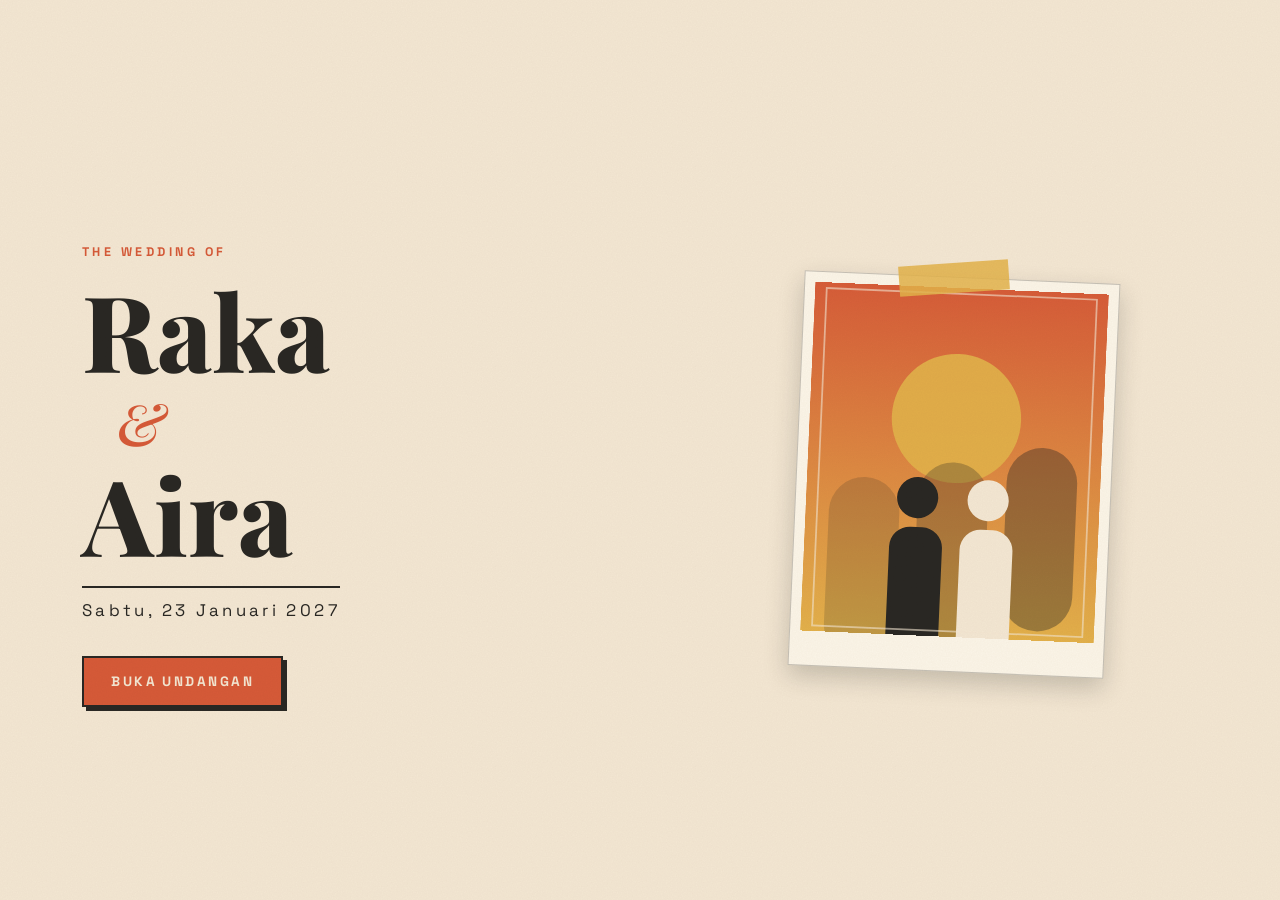
<file: index.html>
<!DOCTYPE html>
<html lang="id">
<head>
<meta charset="UTF-8">
<meta name="viewport" content="width=device-width, initial-scale=1">
<title>The Wedding Invitation</title>
<link rel="preconnect" href="https://fonts.googleapis.com"><link rel="preconnect" href="https://fonts.gstatic.com" crossorigin>
<link href="https://fonts.googleapis.com/css2?family=Playfair+Display:ital,wght@0,500;0,800;1,500&family=Space+Grotesk:wght@400;500;700&display=swap" rel="stylesheet">
<link href="https://cdn.jsdelivr.net/npm/bootstrap@5.3.3/dist/css/bootstrap.min.css" rel="stylesheet">
<link href="css/style.css" rel="stylesheet">
</head>
<body class="locked">

<nav id="nav" class="navbar navbar-expand-lg fixed-top d-none">
  <div class="container">
    <a class="navbar-brand" href="#home">W/E</a>
    <div class="d-flex gap-2 order-lg-2">
      <button id="musicBtn" class="icon-btn" aria-label="Putar musik">▶</button>
      <button class="navbar-toggler icon-btn" data-bs-toggle="collapse" data-bs-target="#menu" aria-label="Menu"><span class="navbar-toggler-icon"></span></button>
    </div>
    <div class="collapse navbar-collapse order-lg-1" id="menu">
      <ul class="navbar-nav ms-lg-4">
        <li class="nav-item"><a class="nav-link" href="#home">Home</a></li>
        <li class="nav-item"><a class="nav-link" href="#story">Our Story</a></li>
        <li class="nav-item"><a class="nav-link" href="#couple">Mempelai</a></li>
        <li class="nav-item"><a class="nav-link" href="#acara">Acara</a></li>
        <li class="nav-item"><a class="nav-link" href="#lokasi">Lokasi</a></li>
        <li class="nav-item"><a class="nav-link" href="#gallery">Gallery</a></li>
        <li class="nav-item"><a class="nav-link" href="#rsvp">RSVP</a></li>
      </ul>
    </div>
  </div>
</nav>

<main>
<section id="home" class="hero container">
  <div class="row align-items-center g-4 w-100">
    <div class="col-md-7 order-2 order-md-1">
      <p class="kicker">THE WEDDING OF</p>
      <h1 class="names"><span id="gNick"></span><em>&amp;</em><span id="bNick"></span></h1>
      <p class="date-line" id="heroDate"></p><br>
      <button id="openBtn" class="btn btn-retro">BUKA UNDANGAN</button>
      <a id="scrollBtn" href="#story" class="btn btn-retro ghost d-none">GULIR KE BAWAH</a>
    </div>
    <div class="col-md-5 order-1 order-md-2"><div class="hero-img" id="coverPhoto"></div></div>
  </div>
</section>

<div id="content" class="d-none">
  <section id="story" class="sec teal"><div class="container"><h2 class="title rv">Our Story</h2><ol class="story" id="storyList"></ol></div></section>

  <section id="couple" class="sec"><div class="container"><h2 class="title rv">Mempelai</h2>
    <div class="row g-5 align-items-start justify-content-center" id="coupleRow"></div></div></section>

  <section class="sec cd-sec"><div class="container rv"><p class="kicker justify-content-center">MENUJU HARI BAHAGIA</p><div id="countdown"></div></div></section>

  <section id="acara" class="sec"><div class="container"><h2 class="title rv">Acara</h2><div class="row g-4" id="eventRow"></div></div></section>

  <section id="lokasi" class="sec teal"><div class="container"><h2 class="title rv">Lokasi</h2><div class="row g-4" id="locRow"></div></div></section>

  <section id="gallery" class="sec"><div class="container"><h2 class="title rv">Gallery</h2><div class="collage" id="collage"></div></div></section>

  <section id="rsvp" class="sec teal"><div class="container"><h2 class="title rv">RSVP</h2>
    <form id="rsvpForm" class="card-retro rsvp rv" novalidate>
      <div class="mb-3"><label class="form-label" for="fName">Nama tamu</label><input id="fName" class="form-control" autocomplete="name"><div class="invalid-feedback">Nama minimal 2 karakter.</div></div>
      <div class="mb-3"><label class="form-label" for="fStatus">Status kehadiran</label><select id="fStatus" class="form-select"><option>Hadir</option><option>Tidak Hadir</option></select></div>
      <div class="mb-3" id="guestWrap"><label class="form-label" for="fGuests">Jumlah tamu</label><input id="fGuests" type="number" inputmode="numeric" min="1" value="1" class="form-control"><div class="invalid-feedback" id="guestErr"></div></div>
      <div class="mb-3"><label class="form-label" for="fMsg">Ucapan dan doa</label><textarea id="fMsg" rows="4" class="form-control" maxlength="300"></textarea></div>
      <button class="btn btn-retro" id="sendBtn">KIRIM KONFIRMASI</button>
      <div id="rsvpAlert" class="alert mt-3 d-none mb-0" role="status"></div>
    </form></div></section>

  <footer class="foot">
    <p class="kicker justify-content-center">TERIMA KASIH</p>
    <p class="foot-t">Merupakan kehormatan dan kebahagiaan bagi kami apabila Bapak/Ibu/Saudara/i berkenan hadir dan memberikan doa restu.</p>
    <h2 class="names sm"><span id="fG"></span><em>&amp;</em><span id="fB"></span></h2>
    <p class="date-line" id="footDate"></p><span class="geo" aria-hidden="true"></span>
    <p class="small">Dibuat dengan cinta</p>
  </footer>
</div>
</main>

<div class="modal fade" id="lb" tabindex="-1" aria-label="Foto"><div class="modal-dialog modal-dialog-centered" style="max-width:520px"><div class="modal-content bg-transparent border-0">
  <button class="icon-btn ms-auto mb-2" data-bs-dismiss="modal" aria-label="Tutup">✕</button><div id="lbBody"></div></div></div></div>

<script src="https://cdn.jsdelivr.net/npm/bootstrap@5.3.3/dist/js/bootstrap.bundle.min.js"></script>
<script src="js/data.js"></script>
<script src="js/app.js"></script>
</body>
</html>
</file>
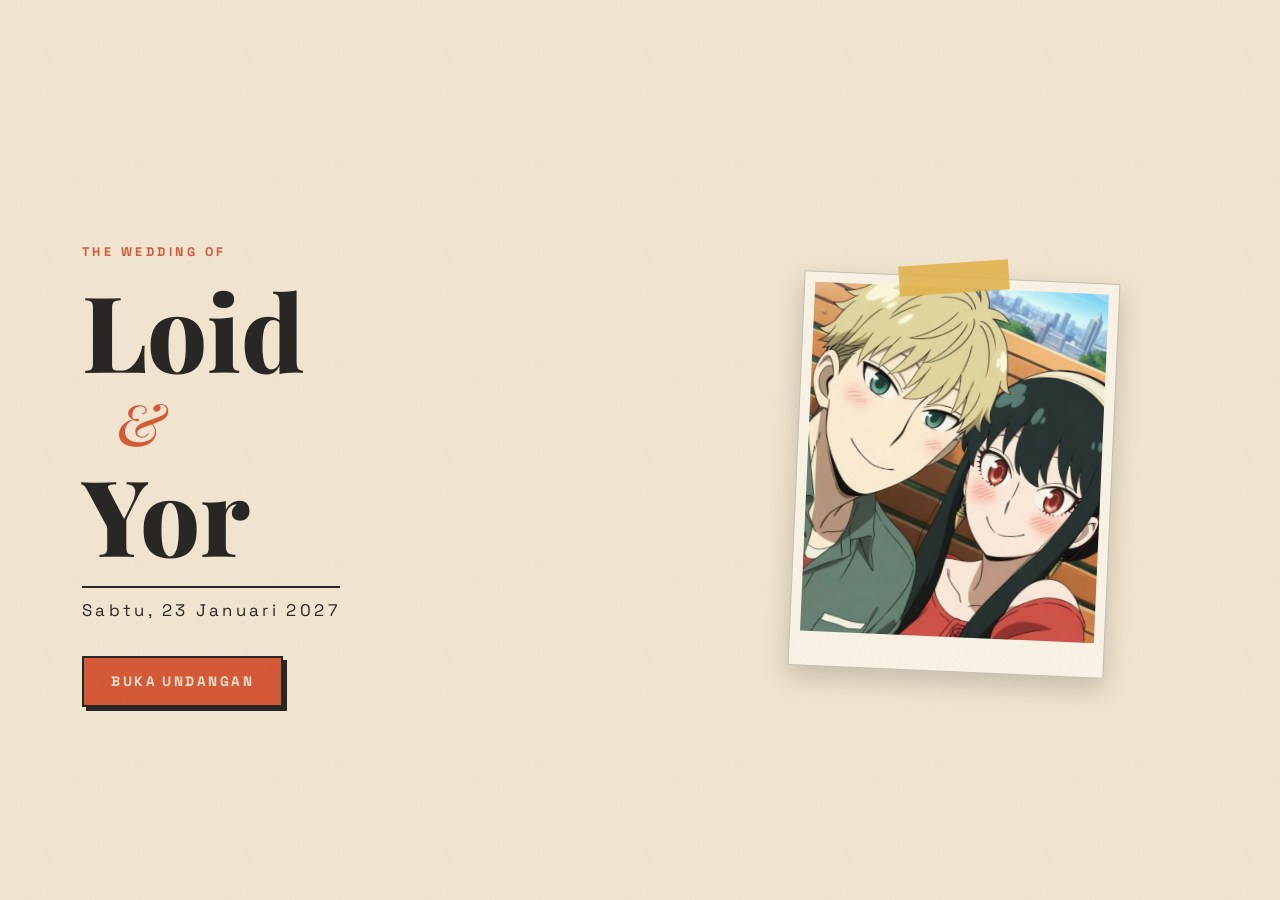
<file: undangan-pernikahan/index.html>
<!DOCTYPE html>
<html lang="id">
<head>
<meta charset="UTF-8">
<meta name="viewport" content="width=device-width, initial-scale=1">
<title>The Wedding Invitation</title>
<link rel="preconnect" href="https://fonts.googleapis.com"><link rel="preconnect" href="https://fonts.gstatic.com" crossorigin>
<link href="https://fonts.googleapis.com/css2?family=Playfair+Display:ital,wght@0,500;0,800;1,500&family=Space+Grotesk:wght@400;500;700&display=swap" rel="stylesheet">
<link href="https://cdn.jsdelivr.net/npm/bootstrap@5.3.3/dist/css/bootstrap.min.css" rel="stylesheet">
<link href="css/style.css" rel="stylesheet">
</head>
<body class="locked">

<nav id="nav" class="navbar navbar-expand-lg fixed-top d-none">
  <div class="container">
    <a class="navbar-brand" href="#home">L & Y</a>
    <div class="d-flex gap-2 order-lg-2">
      <button id="musicBtn" class="icon-btn" aria-label="Putar musik">▶</button>
      <button class="navbar-toggler icon-btn" data-bs-toggle="collapse" data-bs-target="#menu" aria-label="Menu"><span class="navbar-toggler-icon"></span></button>
    </div>
    <div class="collapse navbar-collapse order-lg-1" id="menu">
      <ul class="navbar-nav ms-lg-4">
        <li class="nav-item"><a class="nav-link" href="#home">Home</a></li>
        <li class="nav-item"><a class="nav-link" href="#story">Our Story</a></li>
        <li class="nav-item"><a class="nav-link" href="#couple">Mempelai</a></li>
        <li class="nav-item"><a class="nav-link" href="#acara">Acara</a></li>
        <li class="nav-item"><a class="nav-link" href="#lokasi">Lokasi</a></li>
        <li class="nav-item"><a class="nav-link" href="#gallery">Gallery</a></li>
        <li class="nav-item"><a class="nav-link" href="#rsvp">RSVP</a></li>
      </ul>
    </div>
  </div>
</nav>

<main>
<section id="home" class="hero container">
  <div class="row align-items-center g-4 w-100">
    <div class="col-md-7 order-2 order-md-1">
      <p class="kicker">THE WEDDING OF</p>
      <h1 class="names"><span id="gNick"></span><em>&amp;</em><span id="bNick"></span></h1>
      <p class="date-line" id="heroDate"></p><br>
      <button id="openBtn" class="btn btn-retro">BUKA UNDANGAN</button>
      <a id="scrollBtn" href="#story" class="btn btn-retro ghost d-none">GULIR KE BAWAH</a>
    </div>
    <div class="col-md-5 order-1 order-md-2"><div class="hero-img" id="coverPhoto"></div></div>
  </div>
</section>

<div id="content" class="d-none">
  <section id="story" class="sec teal"><div class="container"><h2 class="title rv">Our Story</h2><ol class="story" id="storyList"></ol></div></section>

  <section id="couple" class="sec"><div class="container"><h2 class="title rv">Mempelai</h2>
    <div class="row g-5 align-items-start justify-content-center" id="coupleRow"></div></div></section>

  <section class="sec cd-sec"><div class="container rv"><p class="kicker justify-content-center">MENUJU HARI BAHAGIA</p><div id="countdown"></div></div></section>

  <section id="acara" class="sec"><div class="container"><h2 class="title rv">Acara</h2><div class="row g-4" id="eventRow"></div></div></section>

  <section id="lokasi" class="sec teal"><div class="container"><h2 class="title rv">Lokasi</h2><div class="row g-4" id="locRow"></div></div></section>

  <section id="gallery" class="sec"><div class="container"><h2 class="title rv">Gallery</h2><div class="collage" id="collage"></div></div></section>

  <section id="rsvp" class="sec teal"><div class="container"><h2 class="title rv">RSVP</h2>
    <form id="rsvpForm" class="card-retro rsvp rv" novalidate>
      <div class="mb-3"><label class="form-label" for="fName">Nama tamu</label><input id="fName" class="form-control" autocomplete="name"><div class="invalid-feedback">Nama minimal 2 karakter.</div></div>
      <div class="mb-3"><label class="form-label" for="fStatus">Status kehadiran</label><select id="fStatus" class="form-select"><option>Hadir</option><option>Tidak Hadir</option></select></div>
      <div class="mb-3" id="guestWrap"><label class="form-label" for="fGuests">Jumlah tamu</label><input id="fGuests" type="number" inputmode="numeric" min="1" value="1" class="form-control"><div class="invalid-feedback" id="guestErr"></div></div>
      <div class="mb-3"><label class="form-label" for="fMsg">Ucapan dan doa</label><textarea id="fMsg" rows="4" class="form-control" maxlength="300"></textarea></div>
      <button class="btn btn-retro" id="sendBtn">KIRIM KONFIRMASI</button>
      <div id="rsvpAlert" class="alert mt-3 d-none mb-0" role="status"></div>
    </form></div></section>

  <footer class="foot">
    <p class="kicker justify-content-center">TERIMA KASIH</p>
    <p class="foot-t">Merupakan kehormatan dan kebahagiaan bagi kami apabila Bapak/Ibu/Saudara/i berkenan hadir dan memberikan doa restu.</p>
    <h2 class="names sm"><span id="fG"></span><em>&amp;</em><span id="fB"></span></h2>
    <p class="date-line" id="footDate"></p><span class="geo" aria-hidden="true"></span>
    <p class="small">Made with love</p>
  </footer>
</div>
</main>

<div class="modal fade" id="lb" tabindex="-1" aria-label="Foto"><div class="modal-dialog modal-dialog-centered" style="max-width:520px"><div class="modal-content bg-transparent border-0">
  <button class="icon-btn ms-auto mb-2" data-bs-dismiss="modal" aria-label="Tutup">✕</button><div id="lbBody"></div></div></div></div>

<script src="https://cdn.jsdelivr.net/npm/bootstrap@5.3.3/dist/js/bootstrap.bundle.min.js"></script>
<script src="js/data.js"></script>
<script src="js/app.js"></script>
</body>
</html>
</file>
<file: css/style.css>
:root{--cream:#F3E7D3;--orange:#D65A38;--teal:#234E52;--brown:#292723;--gold:#E3B34B;--serif:'Playfair Display',serif;--sans:'Space Grotesk',sans-serif}
html{scroll-behavior:smooth;scroll-padding-top:70px}
body{background:var(--cream);color:var(--brown);font-family:var(--sans);line-height:1.6;overflow-x:hidden}
body.locked{overflow:hidden;height:100svh}
body::before{content:"";position:fixed;inset:0;pointer-events:none;z-index:50;opacity:.35;mix-blend-mode:multiply;
background-image:url("data:image/svg+xml,%3Csvg xmlns='http://www.w3.org/2000/svg' width='200' height='200'%3E%3Cfilter id='n'%3E%3CfeTurbulence type='fractalNoise' baseFrequency='.8' numOctaves='2'/%3E%3CfeColorMatrix values='0 0 0 0 .5 0 0 0 0 .4 0 0 0 0 .3 0 0 0 .25 0'/%3E%3C/filter%3E%3Crect width='200' height='200' filter='url(%23n)'/%3E%3C/svg%3E")}
h1,h2,h3{font-family:var(--serif);line-height:1.05}
#content{animation:fade 1s both}@keyframes fade{from{opacity:0}to{opacity:1}}
.kicker{font-size:.78rem;letter-spacing:.28em;font-weight:700;color:var(--orange);margin-bottom:.8rem;display:flex;align-items:center;gap:.5rem}
.small{font-size:.9rem;opacity:.8}
.sec{padding:84px 0}.sec.teal{background:var(--teal);color:var(--cream)}.sec.teal .kicker{color:var(--gold)}
.title{font-size:clamp(2.4rem,8vw,4.6rem);font-weight:800;margin-bottom:2.4rem}
.title::after{content:"";display:block;width:90px;height:6px;margin-top:14px;background:repeating-linear-gradient(-45deg,var(--orange) 0 6px,transparent 6px 12px)}
.teal .title::after{background:repeating-linear-gradient(-45deg,var(--gold) 0 6px,transparent 6px 12px)}
/* tombol */
.btn-retro{font:700 .85rem var(--sans);letter-spacing:.18em;padding:.95rem 1.7rem;min-height:46px;background:var(--orange);color:var(--cream);border:2px solid var(--brown);border-radius:0;box-shadow:4px 4px 0 var(--brown);transition:transform .2s,box-shadow .2s}
.btn-retro:hover,.btn-retro:focus{background:var(--orange);color:var(--cream);transform:translate(2px,2px);box-shadow:2px 2px 0 var(--brown)}
.btn-retro.ghost{background:transparent;color:var(--brown)}.btn-retro.ghost:hover{color:var(--brown)}
.btn-retro.sm{padding:.7rem 1.1rem;font-size:.75rem}.btn-retro.off{opacity:.45;box-shadow:none;cursor:not-allowed;display:inline-block}
.teal .btn-retro{border-color:var(--cream);box-shadow:4px 4px 0 var(--gold)}.teal .btn-retro.ghost{color:var(--cream)}
:focus-visible{outline:3px solid var(--gold)!important;outline-offset:3px}
/* navbar */
.navbar{background:rgba(243,231,211,.95);backdrop-filter:blur(6px);border-bottom:2px solid var(--brown);z-index:60}
.navbar-brand{font:800 1.2rem var(--serif);color:var(--orange)!important}
.nav-link{color:var(--brown)!important;font-weight:500;font-size:.92rem}.nav-link:hover{color:var(--orange)!important}
.icon-btn{width:44px;height:44px;border:2px solid var(--brown);background:var(--cream);color:var(--brown);border-radius:0;padding:0}.icon-btn:disabled{opacity:.4}
.navbar-toggler:focus{box-shadow:none}
/* hero */
.hero{min-height:100svh;display:flex;align-items:center;padding-top:90px;padding-bottom:40px}
.names{font-size:clamp(2.7rem,9vw,6.6rem);font-weight:800;margin:.3rem 0 1rem;overflow-wrap:anywhere}
.names em{display:block;color:var(--orange);font-size:.55em;font-weight:500;margin:.1em 0 .1em .6em}.names.sm{font-size:clamp(2rem,7vw,3.6rem)}
.date-line{font-size:1.05rem;letter-spacing:.2em;margin:0 0 2rem;border-top:2px solid var(--brown);display:inline-block;padding-top:.6rem}
.hero-img{position:relative;padding:12px;max-width:340px;margin:0 auto}.tape{position:absolute;top:-2px;left:50%;width:110px;height:30px;transform:translateX(-50%) rotate(-4deg);background:rgba(227,179,75,.85)}
/* foto */
.photo{margin:0;background:#fbf5e8;padding:10px 10px 34px;border:1px solid rgba(41,39,35,.25);box-shadow:0 10px 24px rgba(41,39,35,.22);width:100%;transition:transform .4s,box-shadow .4s}
.photo img,.ph{width:100%;height:100%;object-fit:cover;display:block}
.ph{display:grid;place-items:center;text-align:center;background:repeating-linear-gradient(45deg,#e3d3b6 0 10px,#ead9bc 10px 20px);color:var(--teal);font:700 .75rem var(--sans);letter-spacing:.2em;padding:8px}
.photo.tilt{transform:rotate(2.5deg)}.photo.hov{cursor:zoom-in}.photo.hov:hover{transform:rotate(-1deg) scale(1.02);box-shadow:0 16px 30px rgba(41,39,35,.3)}
.rv{opacity:0;transform:translateY(26px);transition:opacity .8s,transform .8s}.rv.on{opacity:1;transform:none}
/* mempelai */
.couple.b{margin-top:70px}.couple h3{font-size:1.7rem}.nick{font:italic 1.2rem var(--serif);color:var(--orange)}
.geo{width:46px;height:46px;border:3px solid var(--orange);transform:rotate(45deg);box-shadow:8px 8px 0 var(--teal);display:block;margin:2rem auto}
@media(max-width:767px){.couple.b{margin-top:0}.couple{max-width:360px;margin-inline:auto}}
/* story */
.story{list-style:none;padding:0 0 0 22px;border-left:3px dashed var(--gold);margin:0 0 0 8px;display:grid;gap:2.4rem}
.story li{position:relative}.story li::before{content:"";position:absolute;left:-33px;top:14px;width:18px;height:18px;background:var(--orange);border:3px solid var(--cream);transform:rotate(45deg)}
.film .photo{background:#0f0e0d;border:0;padding:22px 8px;box-shadow:0 8px 20px rgba(0,0,0,.4);background-image:repeating-linear-gradient(90deg,transparent 0 10px,#f3e7d3 10px 18px,transparent 18px 26px);background-size:100% 10px;background-repeat:no-repeat;background-position:0 6px}
.chip{display:inline-block;background:var(--gold);color:var(--brown);font-weight:700;font-size:.75rem;letter-spacing:.15em;padding:.2rem .7rem}.film h3{font-size:1.7rem;margin:.5rem 0}
/* countdown */
.cd-sec{text-align:center}.cd{display:grid;grid-template-columns:repeat(4,1fr);gap:10px;max-width:560px;margin:0 auto}
.cd div{border:2px solid var(--brown);padding:14px 4px;background:rgba(255,255,255,.35);box-shadow:4px 4px 0 var(--orange)}
.cd b{display:block;font:800 clamp(1.8rem,8vw,3rem) var(--serif);color:var(--teal)}.cd span{font-size:.7rem;letter-spacing:.2em;text-transform:uppercase}.msg{font:italic 1.3rem var(--serif)}
/* kartu */
.card-retro{background:var(--cream);color:var(--brown);border:1px solid var(--brown);padding:26px;position:relative;box-shadow:6px 6px 0 var(--orange)}.teal .card-retro{box-shadow:6px 6px 0 var(--gold)}
.ev h3{font-size:1.9rem}.ev-ic{position:absolute;top:14px;right:18px;font-size:1.8rem;color:var(--orange)}.ev-d{font-weight:700;margin:.6rem 0 0}.ev-t{color:var(--teal);font-weight:700}
.card-retro .kicker{color:var(--orange)}.loc h3{font-size:1.5rem;margin:1rem 0 .3rem}
.pin{width:14px;height:14px;background:var(--orange);border-radius:50% 50% 50% 0;transform:rotate(-45deg);display:inline-block;position:relative}.pin::after{content:"";position:absolute;inset:4px;background:var(--cream);border-radius:50%}
.map{aspect-ratio:4/3;border:2px solid var(--teal);overflow:hidden;background:#e3d3b6}.map iframe{width:100%;height:100%;border:0;display:block}
/* galeri */
.collage{columns:3 220px;column-gap:20px}.collage>*{break-inside:avoid;margin-bottom:20px}
/* form */
.rsvp{max-width:560px}.form-label{font-weight:700;font-size:.85rem;letter-spacing:.06em}
.rsvp .form-control,.rsvp .form-select{border:2px solid var(--brown);border-radius:0;background-color:#fbf5e8;padding:.8rem}
.alert{border-radius:0;border-left:5px solid}
/* footer */
.foot{text-align:center;padding:80px 22px 40px;background:var(--brown);color:var(--cream)}.foot .kicker{color:var(--gold)}.foot-t{max-width:520px;margin:0 auto 1.6rem}
.foot .names em{color:var(--gold);margin-left:0}.foot .date-line{border-color:var(--gold);margin:0}.foot .geo{border-color:var(--gold);box-shadow:8px 8px 0 var(--orange);width:30px;height:30px;margin:2.4rem auto 2rem}
@media(prefers-reduced-motion:reduce){*{animation:none!important;transition:none!important;scroll-behavior:auto!important}.rv{opacity:1;transform:none}}
</file>
<file: undangan-pernikahan/css/style.css>
:root{--cream:#F3E7D3;--orange:#D65A38;--teal:#234E52;--brown:#292723;--gold:#E3B34B;--serif:'Playfair Display',serif;--sans:'Space Grotesk',sans-serif}
html{scroll-behavior:smooth;scroll-padding-top:70px}
body{background:var(--cream);color:var(--brown);font-family:var(--sans);line-height:1.6;overflow-x:hidden}
body.locked{overflow:hidden;height:100svh}
body::before{content:"";position:fixed;inset:0;pointer-events:none;z-index:50;opacity:.35;mix-blend-mode:multiply;
background-image:url("data:image/svg+xml,%3Csvg xmlns='http://www.w3.org/2000/svg' width='200' height='200'%3E%3Cfilter id='n'%3E%3CfeTurbulence type='fractalNoise' baseFrequency='.8' numOctaves='2'/%3E%3CfeColorMatrix values='0 0 0 0 .5 0 0 0 0 .4 0 0 0 0 .3 0 0 0 .25 0'/%3E%3C/filter%3E%3Crect width='200' height='200' filter='url(%23n)'/%3E%3C/svg%3E")}
h1,h2,h3{font-family:var(--serif);line-height:1.05}
#content{animation:fade 1s both}@keyframes fade{from{opacity:0}to{opacity:1}}
.kicker{font-size:.78rem;letter-spacing:.28em;font-weight:700;color:var(--orange);margin-bottom:.8rem;display:flex;align-items:center;gap:.5rem}
.small{font-size:.9rem;opacity:.8}
.sec{padding:84px 0}.sec.teal{background:var(--teal);color:var(--cream)}.sec.teal .kicker{color:var(--gold)}
.title{font-size:clamp(2.4rem,8vw,4.6rem);font-weight:800;margin-bottom:2.4rem}
.title::after{content:"";display:block;width:90px;height:6px;margin-top:14px;background:repeating-linear-gradient(-45deg,var(--orange) 0 6px,transparent 6px 12px)}
.teal .title::after{background:repeating-linear-gradient(-45deg,var(--gold) 0 6px,transparent 6px 12px)}
/* tombol */
.btn-retro{font:700 .85rem var(--sans);letter-spacing:.18em;padding:.95rem 1.7rem;min-height:46px;background:var(--orange);color:var(--cream);border:2px solid var(--brown);border-radius:0;box-shadow:4px 4px 0 var(--brown);transition:transform .2s,box-shadow .2s}
.btn-retro:hover,.btn-retro:focus{background:var(--orange);color:var(--cream);transform:translate(2px,2px);box-shadow:2px 2px 0 var(--brown)}
.btn-retro.ghost{background:transparent;color:var(--brown)}.btn-retro.ghost:hover{color:var(--brown)}
.btn-retro.sm{padding:.7rem 1.1rem;font-size:.75rem}.btn-retro.off{opacity:.45;box-shadow:none;cursor:not-allowed;display:inline-block}
.teal .btn-retro{border-color:var(--cream);box-shadow:4px 4px 0 var(--gold)}.teal .btn-retro.ghost{color:var(--cream)}
:focus-visible{outline:3px solid var(--gold)!important;outline-offset:3px}
/* navbar */
.navbar{background:rgba(243,231,211,.95);backdrop-filter:blur(6px);border-bottom:2px solid var(--brown);z-index:60}
.navbar-brand{font:800 1.2rem var(--serif);color:var(--orange)!important}
.nav-link{color:var(--brown)!important;font-weight:500;font-size:.92rem}.nav-link:hover{color:var(--orange)!important}
.icon-btn{width:44px;height:44px;border:2px solid var(--brown);background:var(--cream);color:var(--brown);border-radius:0;padding:0}.icon-btn:disabled{opacity:.4}
.navbar-toggler:focus{box-shadow:none}
/* hero */
.hero{min-height:100svh;display:flex;align-items:center;padding-top:90px;padding-bottom:40px}
.names{font-size:clamp(2.7rem,9vw,6.6rem);font-weight:800;margin:.3rem 0 1rem;overflow-wrap:anywhere}
.names em{display:block;color:var(--orange);font-size:.55em;font-weight:500;margin:.1em 0 .1em .6em}.names.sm{font-size:clamp(2rem,7vw,3.6rem)}
.date-line{font-size:1.05rem;letter-spacing:.2em;margin:0 0 2rem;border-top:2px solid var(--brown);display:inline-block;padding-top:.6rem}
.hero-img{position:relative;padding:12px;max-width:340px;margin:0 auto}.tape{position:absolute;top:-2px;left:50%;width:110px;height:30px;transform:translateX(-50%) rotate(-4deg);background:rgba(227,179,75,.85)}
/* foto */
.photo{margin:0;background:#fbf5e8;padding:10px 10px 34px;border:1px solid rgba(41,39,35,.25);box-shadow:0 10px 24px rgba(41,39,35,.22);width:100%;transition:transform .4s,box-shadow .4s}
.photo img,.ph{width:100%;height:100%;object-fit:cover;display:block}
.ph{display:grid;place-items:center;text-align:center;background:repeating-linear-gradient(45deg,#e3d3b6 0 10px,#ead9bc 10px 20px);color:var(--teal);font:700 .75rem var(--sans);letter-spacing:.2em;padding:8px}
.photo.tilt{transform:rotate(2.5deg)}.photo.hov{cursor:zoom-in}.photo.hov:hover{transform:rotate(-1deg) scale(1.02);box-shadow:0 16px 30px rgba(41,39,35,.3)}
.rv{opacity:0;transform:translateY(26px);transition:opacity .8s,transform .8s}.rv.on{opacity:1;transform:none}
/* mempelai */
.couple.b{margin-top:70px}.couple h3{font-size:1.7rem}.nick{font:italic 1.2rem var(--serif);color:var(--orange)}
.geo{width:46px;height:46px;border:3px solid var(--orange);transform:rotate(45deg);box-shadow:8px 8px 0 var(--teal);display:block;margin:2rem auto}
@media(max-width:767px){.couple.b{margin-top:0}.couple{max-width:360px;margin-inline:auto}}
/* story */
.story{list-style:none;padding:0 0 0 22px;border-left:3px dashed var(--gold);margin:0 0 0 8px;display:grid;gap:2.4rem}
.story li{position:relative}.story li::before{content:"";position:absolute;left:-33px;top:14px;width:18px;height:18px;background:var(--orange);border:3px solid var(--cream);transform:rotate(45deg)}
.film .photo{background:#0f0e0d;border:0;padding:22px 8px;box-shadow:0 8px 20px rgba(0,0,0,.4);background-image:repeating-linear-gradient(90deg,transparent 0 10px,#f3e7d3 10px 18px,transparent 18px 26px);background-size:100% 10px;background-repeat:no-repeat;background-position:0 6px}
.chip{display:inline-block;background:var(--gold);color:var(--brown);font-weight:700;font-size:.75rem;letter-spacing:.15em;padding:.2rem .7rem}.film h3{font-size:1.7rem;margin:.5rem 0}
/* countdown */
.cd-sec{text-align:center}.cd{display:grid;grid-template-columns:repeat(4,1fr);gap:10px;max-width:560px;margin:0 auto}
.cd div{border:2px solid var(--brown);padding:14px 4px;background:rgba(255,255,255,.35);box-shadow:4px 4px 0 var(--orange)}
.cd b{display:block;font:800 clamp(1.8rem,8vw,3rem) var(--serif);color:var(--teal)}.cd span{font-size:.7rem;letter-spacing:.2em;text-transform:uppercase}.msg{font:italic 1.3rem var(--serif)}
/* kartu */
.card-retro{background:var(--cream);color:var(--brown);border:1px solid var(--brown);padding:26px;position:relative;box-shadow:6px 6px 0 var(--orange)}.teal .card-retro{box-shadow:6px 6px 0 var(--gold)}
.ev h3{font-size:1.9rem}.ev-ic{position:absolute;top:14px;right:18px;font-size:1.8rem;color:var(--orange)}.ev-d{font-weight:700;margin:.6rem 0 0}.ev-t{color:var(--teal);font-weight:700}
.card-retro .kicker{color:var(--orange)}.loc h3{font-size:1.5rem;margin:1rem 0 .3rem}
.pin{width:14px;height:14px;background:var(--orange);border-radius:50% 50% 50% 0;transform:rotate(-45deg);display:inline-block;position:relative}.pin::after{content:"";position:absolute;inset:4px;background:var(--cream);border-radius:50%}
.map{aspect-ratio:4/3;border:2px solid var(--teal);overflow:hidden;background:#e3d3b6}.map iframe{width:100%;height:100%;border:0;display:block}
/* galeri */
.collage{columns:3 220px;column-gap:20px}.collage>*{break-inside:avoid;margin-bottom:20px}
/* form */
.rsvp{max-width:560px}.form-label{font-weight:700;font-size:.85rem;letter-spacing:.06em}
.rsvp .form-control,.rsvp .form-select{border:2px solid var(--brown);border-radius:0;background-color:#fbf5e8;padding:.8rem}
.alert{border-radius:0;border-left:5px solid}
/* footer */
.foot{text-align:center;padding:80px 22px 40px;background:var(--brown);color:var(--cream)}.foot .kicker{color:var(--gold)}.foot-t{max-width:520px;margin:0 auto 1.6rem}
.foot .names em{color:var(--gold);margin-left:0}.foot .date-line{border-color:var(--gold);margin:0}.foot .geo{border-color:var(--gold);box-shadow:8px 8px 0 var(--orange);width:30px;height:30px;margin:2.4rem auto 2rem}
@media(prefers-reduced-motion:reduce){*{animation:none!important;transition:none!important;scroll-behavior:auto!important}.rv{opacity:1;transform:none}}
</file>
